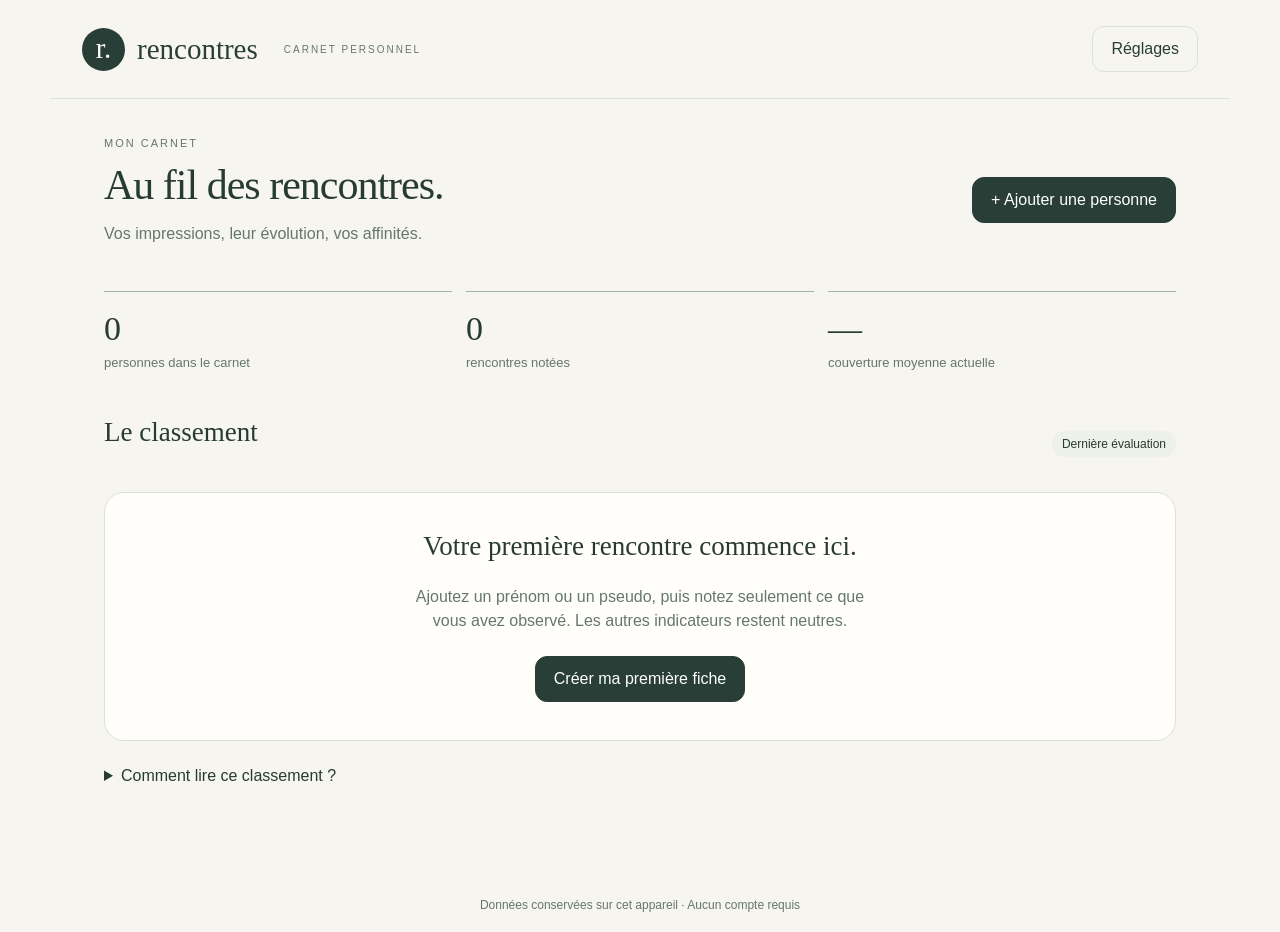
<file: index.html>
<!doctype html>
<html lang="fr"><head><meta charset="utf-8"><meta name="viewport" content="width=device-width, initial-scale=1, viewport-fit=cover"><meta name="theme-color" content="#283e36"><meta name="description" content="Votre carnet de rencontres. Évaluations, évolution et sauvegardes locales."><meta name="apple-mobile-web-app-capable" content="yes"><link rel="manifest" href="manifest.webmanifest"><link rel="apple-touch-icon" href="icon-192.png"><link rel="icon" href="icon.svg"><link rel="stylesheet" href="style.css"><title>Rencontres · Carnet personnel</title></head>
<body><header class="top"><a href="#home" class="brand"><span class="mark">r.</span> rencontres<span class="private">CARNET PERSONNEL</span></a><button id="settings" class="quiet" aria-label="Réglages et sauvegardes">Réglages</button></header><main id="app"></main><div id="notice" role="status" aria-live="polite"></div><footer>Données conservées sur cet appareil · Aucun compte requis</footer><script type="module" src="app.js"></script></body></html>
</file>
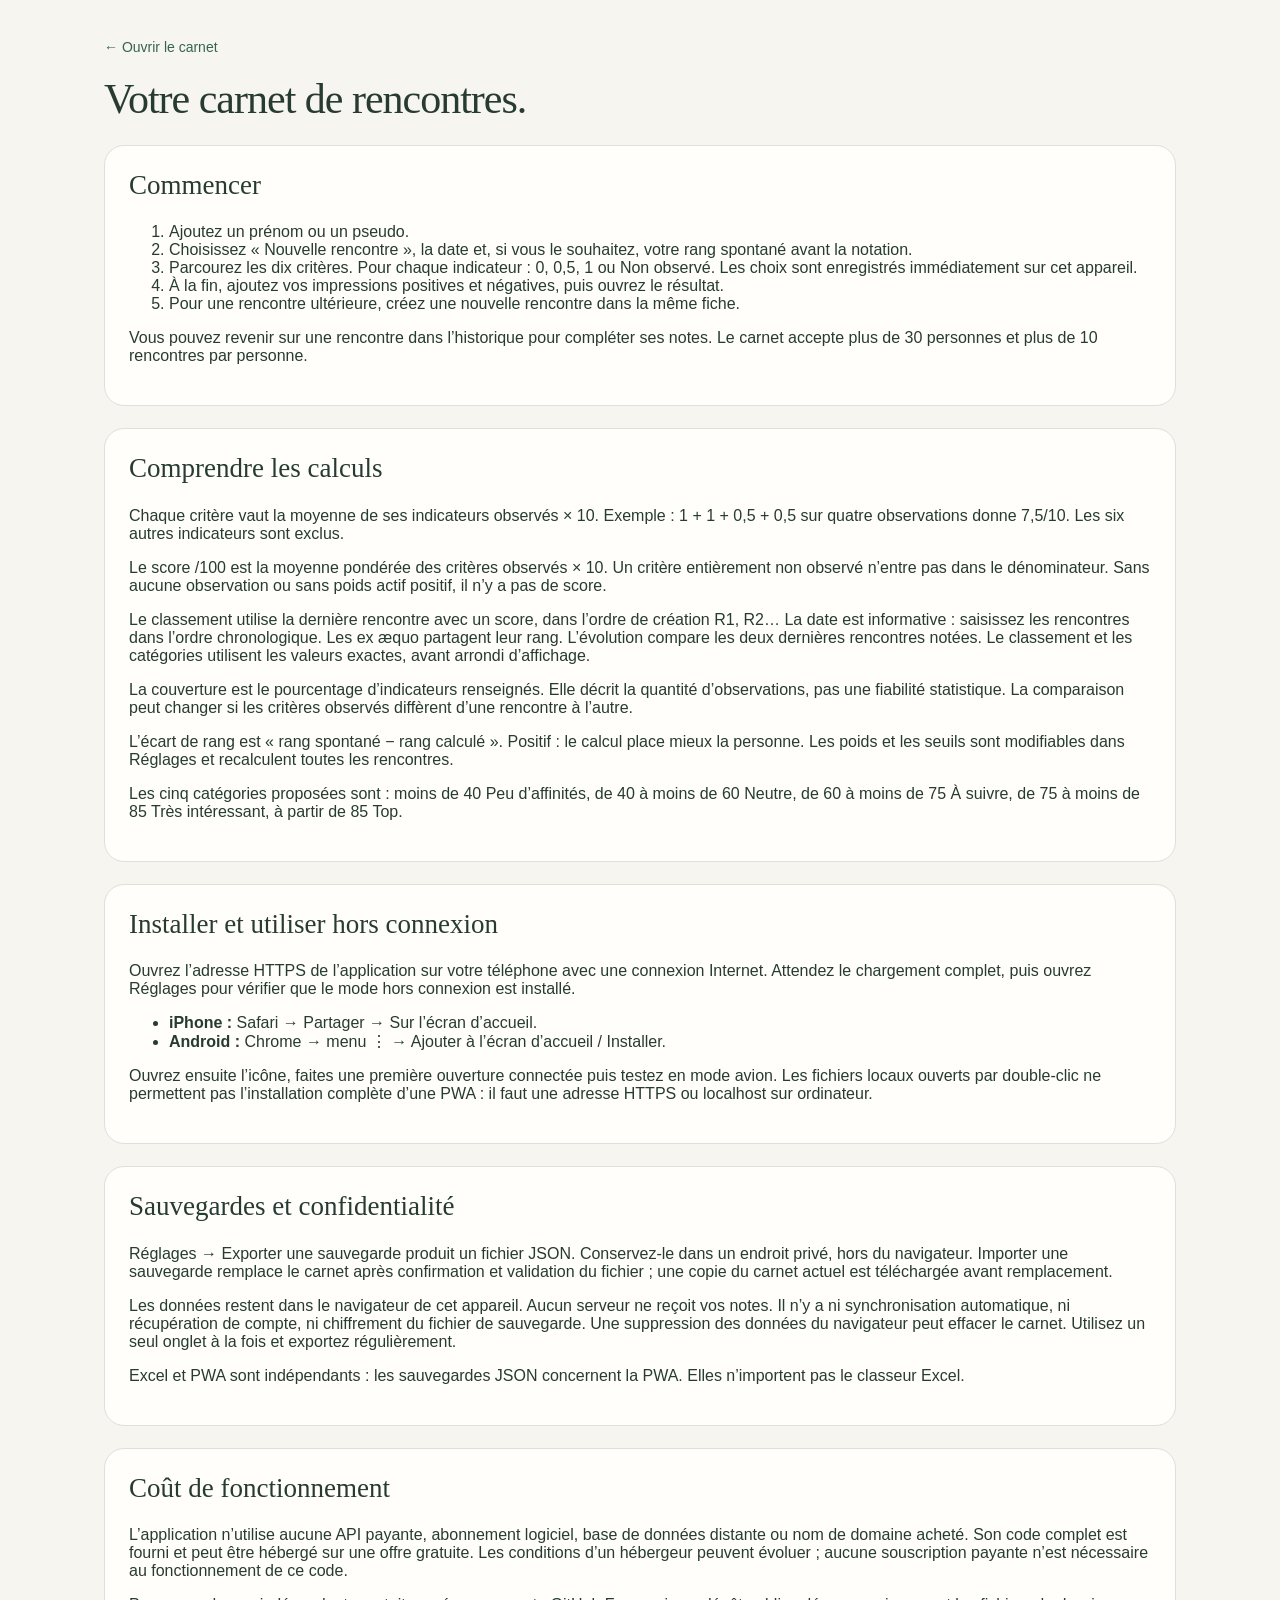
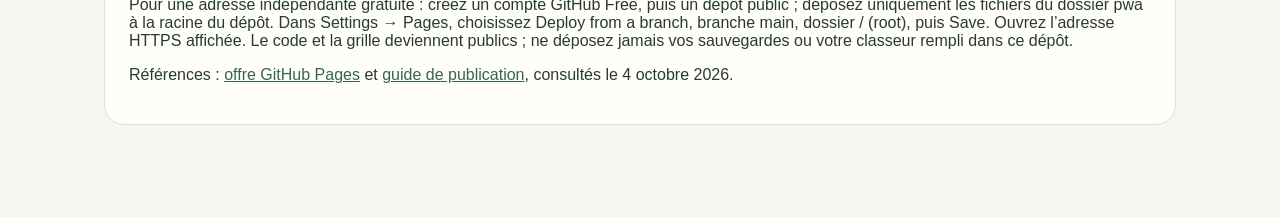
<file: GUIDE.html>
<!doctype html><html lang="fr"><meta charset="utf-8"><meta name="viewport" content="width=device-width,initial-scale=1"><title>Rencontres · Mode d’emploi</title><link rel="stylesheet" href="style.css"><body><main><a href="./" class="back">← Ouvrir le carnet</a><h1>Votre carnet de rencontres.</h1><section class="panel"><h2>Commencer</h2><ol><li>Ajoutez un prénom ou un pseudo.</li><li>Choisissez « Nouvelle rencontre », la date et, si vous le souhaitez, votre rang spontané avant la notation.</li><li>Parcourez les dix critères. Pour chaque indicateur : 0, 0,5, 1 ou Non observé. Les choix sont enregistrés immédiatement sur cet appareil.</li><li>À la fin, ajoutez vos impressions positives et négatives, puis ouvrez le résultat.</li><li>Pour une rencontre ultérieure, créez une nouvelle rencontre dans la même fiche.</li></ol><p>Vous pouvez revenir sur une rencontre dans l’historique pour compléter ses notes. Le carnet accepte plus de 30 personnes et plus de 10 rencontres par personne.</p></section><section class="panel"><h2>Comprendre les calculs</h2><p>Chaque critère vaut la moyenne de ses indicateurs observés × 10. Exemple : 1 + 1 + 0,5 + 0,5 sur quatre observations donne 7,5/10. Les six autres indicateurs sont exclus.</p><p>Le score /100 est la moyenne pondérée des critères observés × 10. Un critère entièrement non observé n’entre pas dans le dénominateur. Sans aucune observation ou sans poids actif positif, il n’y a pas de score.</p><p>Le classement utilise la dernière rencontre avec un score, dans l’ordre de création R1, R2… La date est informative : saisissez les rencontres dans l’ordre chronologique. Les ex æquo partagent leur rang. L’évolution compare les deux dernières rencontres notées. Le classement et les catégories utilisent les valeurs exactes, avant arrondi d’affichage.</p><p>La couverture est le pourcentage d’indicateurs renseignés. Elle décrit la quantité d’observations, pas une fiabilité statistique. La comparaison peut changer si les critères observés diffèrent d’une rencontre à l’autre.</p><p>L’écart de rang est « rang spontané − rang calculé ». Positif : le calcul place mieux la personne. Les poids et les seuils sont modifiables dans Réglages et recalculent toutes les rencontres.</p><p>Les cinq catégories proposées sont : moins de 40 Peu d’affinités, de 40 à moins de 60 Neutre, de 60 à moins de 75 À suivre, de 75 à moins de 85 Très intéressant, à partir de 85 Top.</p></section><section class="panel"><h2>Installer et utiliser hors connexion</h2><p>Ouvrez l’adresse HTTPS de l’application sur votre téléphone avec une connexion Internet. Attendez le chargement complet, puis ouvrez Réglages pour vérifier que le mode hors connexion est installé.</p><ul><li><strong>iPhone :</strong> Safari → Partager → Sur l’écran d’accueil.</li><li><strong>Android :</strong> Chrome → menu ⋮ → Ajouter à l’écran d’accueil / Installer.</li></ul><p>Ouvrez ensuite l’icône, faites une première ouverture connectée puis testez en mode avion. Les fichiers locaux ouverts par double-clic ne permettent pas l’installation complète d’une PWA : il faut une adresse HTTPS ou localhost sur ordinateur.</p></section><section class="panel"><h2>Sauvegardes et confidentialité</h2><p>Réglages → Exporter une sauvegarde produit un fichier JSON. Conservez-le dans un endroit privé, hors du navigateur. Importer une sauvegarde remplace le carnet après confirmation et validation du fichier ; une copie du carnet actuel est téléchargée avant remplacement.</p><p>Les données restent dans le navigateur de cet appareil. Aucun serveur ne reçoit vos notes. Il n’y a ni synchronisation automatique, ni récupération de compte, ni chiffrement du fichier de sauvegarde. Une suppression des données du navigateur peut effacer le carnet. Utilisez un seul onglet à la fois et exportez régulièrement.</p><p>Excel et PWA sont indépendants : les sauvegardes JSON concernent la PWA. Elles n’importent pas le classeur Excel.</p></section><section class="panel"><h2>Coût de fonctionnement</h2><p>L’application n’utilise aucune API payante, abonnement logiciel, base de données distante ou nom de domaine acheté. Son code complet est fourni et peut être hébergé sur une offre gratuite. Les conditions d’un hébergeur peuvent évoluer ; aucune souscription payante n’est nécessaire au fonctionnement de ce code.</p><p>Pour une adresse indépendante gratuite : créez un compte GitHub Free, puis un dépôt public ; déposez uniquement les fichiers du dossier pwa à la racine du dépôt. Dans Settings → Pages, choisissez Deploy from a branch, branche main, dossier / (root), puis Save. Ouvrez l’adresse HTTPS affichée. Le code et la grille deviennent publics ; ne déposez jamais vos sauvegardes ou votre classeur rempli dans ce dépôt.</p><p>Références : <a href="https://docs.github.com/en/pages/getting-started-with-github-pages/what-is-github-pages">offre GitHub Pages</a> et <a href="https://docs.github.com/en/pages/getting-started-with-github-pages/creating-a-github-pages-site">guide de publication</a>, consultés le 4 octobre 2026.</p></section></main></body></html>
</file>
<file: style.css>
:root{font-family:Arial,sans-serif;color:#273b33;background:#f6f5ef;--green:#283e36;--muted:#66776e;--line:#dce1d9;--sand:#e8ddc8}*{box-sizing:border-box}body{margin:0}button,input,textarea,select{font:inherit}button,a{touch-action:manipulation}button{cursor:pointer;border:1px solid var(--line);border-radius:12px;padding:13px 18px;background:white;color:var(--green);min-height:46px}button:hover{background:#e9eee7}button:focus-visible,a:focus-visible,input:focus-visible,textarea:focus-visible{outline:3px solid #b48035;outline-offset:3px}button.primary{background:var(--green);color:white;border-color:var(--green)}button.danger{color:#983e32}.quiet{background:transparent}.top{max-width:1180px;margin:auto;padding:26px 32px;display:flex;align-items:center;justify-content:space-between;border-bottom:1px solid var(--line)}.brand{text-decoration:none;color:var(--green);font-family:Georgia,serif;font-size:29px;display:flex;align-items:center;gap:12px}.mark{border-radius:50%;background:var(--green);color:#fbfaf6;width:43px;height:43px;text-align:center;line-height:40px}.private{font:10px Arial;letter-spacing:2px;margin-left:14px;color:var(--muted)}main{max-width:1120px;margin:auto;padding:38px 24px 70px}h1,h2,h3,p{margin-top:0}h1{font:42px Georgia,serif;font-weight:normal;margin-bottom:13px;letter-spacing:-1px}h2{font:27px Georgia,serif}h3{font-size:17px}.eyebrow{text-transform:uppercase;letter-spacing:2px;font-size:11px;color:var(--muted);margin-bottom:12px}.subtle{color:var(--muted);line-height:1.55}.row{display:flex;align-items:center;gap:12px;justify-content:space-between}.wrap{flex-wrap:wrap}.actions{display:flex;gap:10px;flex-wrap:wrap}.stats{display:grid;grid-template-columns:repeat(3,1fr);gap:14px;margin:28px 0}.stat{border-top:1px solid #a4b3a7;padding:18px 0}.stat strong{display:block;font:34px Georgia;margin-bottom:5px}.stat span{font-size:13px;color:var(--muted)}.panel{background:#fffefa;border:1px solid var(--line);border-radius:20px;padding:24px;margin:22px 0}.empty{padding:38px 12px;text-align:center}.empty p{max-width:450px;margin:0 auto 22px}.list{display:grid;gap:10px}.person{display:grid;grid-template-columns:42px 1fr auto;gap:15px;text-align:left;width:100%;padding:19px;align-items:center}.rank{font:22px Georgia;color:var(--muted)}.person strong{font-size:18px;display:block;margin-bottom:5px}.person small{color:var(--muted);font-size:12px}.score{font:27px Georgia;text-align:right}.score small{display:block;font:11px Arial;margin-top:5px}.chip{display:inline-block;background:#eef1e8;border-radius:20px;padding:6px 10px;font-size:12px}.grid{display:grid;grid-template-columns:1fr 1fr;gap:24px}.bigscore{font:64px Georgia;letter-spacing:-3px;margin:14px 0}.bigscore small{font:19px Arial;letter-spacing:0;color:var(--muted)}input,textarea,select{width:100%;border:1px solid #c7cec5;border-radius:10px;padding:13px;color:var(--green);background:white;min-height:46px}label{display:block;font-size:13px;margin-bottom:18px}label>input,label>textarea{margin-top:7px}textarea{resize:vertical;min-height:85px}.form-grid{display:grid;grid-template-columns:1fr 1fr;gap:16px}.form-grid label{margin:0}a{color:#356552}.back{display:inline-block;margin-bottom:20px;text-decoration:none;font-size:14px}.stepper{display:flex;gap:7px;overflow:auto;padding:8px 0 18px}.stepper button{flex:0 0 40px;padding:8px;min-height:40px}.stepper button.active{background:var(--green);color:white}.question{padding:20px 0;border-bottom:1px solid var(--line)}.question p{line-height:1.45;margin:0 0 12px}.answers{display:grid;grid-template-columns:1fr 1fr 1fr 1.65fr;gap:8px}.answers button{padding:12px 5px;font-size:14px}.answers button.selected{border:2px solid var(--green);background:#e1eadc;font-weight:bold;padding:11px 4px}.sticky{position:sticky;bottom:0;background:#f6f5eff5;padding:12px 0 calc(12px + env(safe-area-inset-bottom));border-top:1px solid var(--line);display:flex;justify-content:space-between;gap:12px}.progress{height:4px;background:var(--line);border-radius:4px;margin:12px 0}.progress span{display:block;height:100%;background:#64876a;border-radius:4px}svg{width:100%;height:auto;max-height:350px}.criterion{display:flex;justify-content:space-between;gap:16px;font-size:13px;padding:10px 0;border-bottom:1px solid #e8ebe4}.history{width:100%;border-collapse:collapse;text-align:left;font-size:14px}.history td,.history th{padding:13px 5px;border-bottom:1px solid var(--line)}.history th{color:var(--muted);font-weight:normal;font-size:12px}.notice-box{padding:15px;border-radius:12px;background:#f6ecd8;line-height:1.5;font-size:14px;margin:14px 0}#notice{position:fixed;bottom:24px;left:50%;transform:translateX(-50%);background:#283e36;color:white;border-radius:12px;max-width:90%;padding:14px 20px;display:none;z-index:10}footer{text-align:center;font-size:12px;color:var(--muted);padding:20px}.settingrow{display:grid;grid-template-columns:1fr 90px;align-items:center;gap:20px;margin:12px 0}.settingrow input{margin:0}details{margin:18px 0;line-height:1.65}summary{cursor:pointer}dialog{border:1px solid var(--line);border-radius:18px;max-width:440px;width:90%;padding:28px}dialog::backdrop{background:#20312988}.saved{font-size:12px;color:var(--muted)}@media(max-width:680px){.top{padding:17px 18px}.brand{font-size:25px}.private{display:none}main{padding:27px 17px 45px}h1{font-size:35px}.grid{grid-template-columns:1fr;gap:0}.panel{padding:18px}.stats{gap:12px}.stat strong{font-size:29px}.stat span{font-size:11px}.form-grid{grid-template-columns:1fr}.person{gap:9px;padding:15px 12px;grid-template-columns:30px 1fr auto}.person strong{font-size:17px}.score{font-size:24px}.answers{gap:6px}.row.wrap{align-items:flex-start}.history td,.history th{font-size:12px;padding:10px 3px}}
</file>
